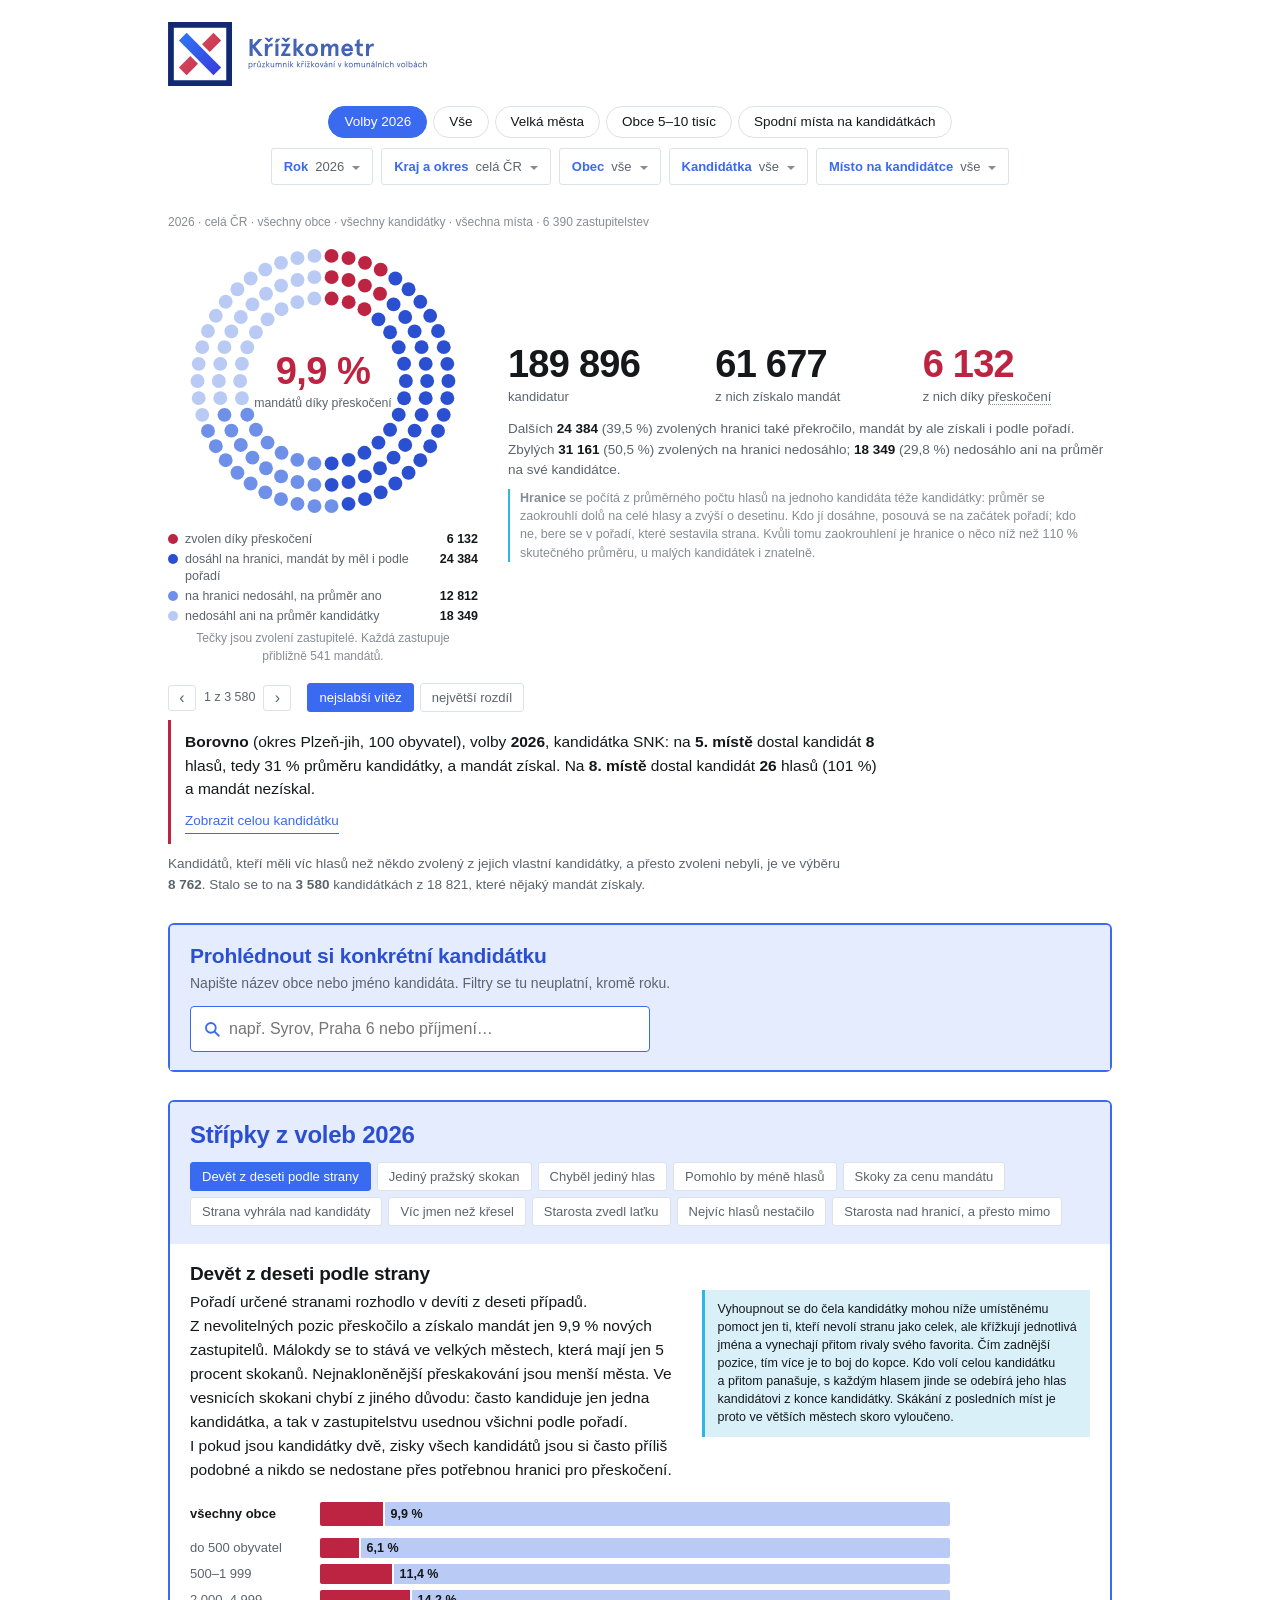
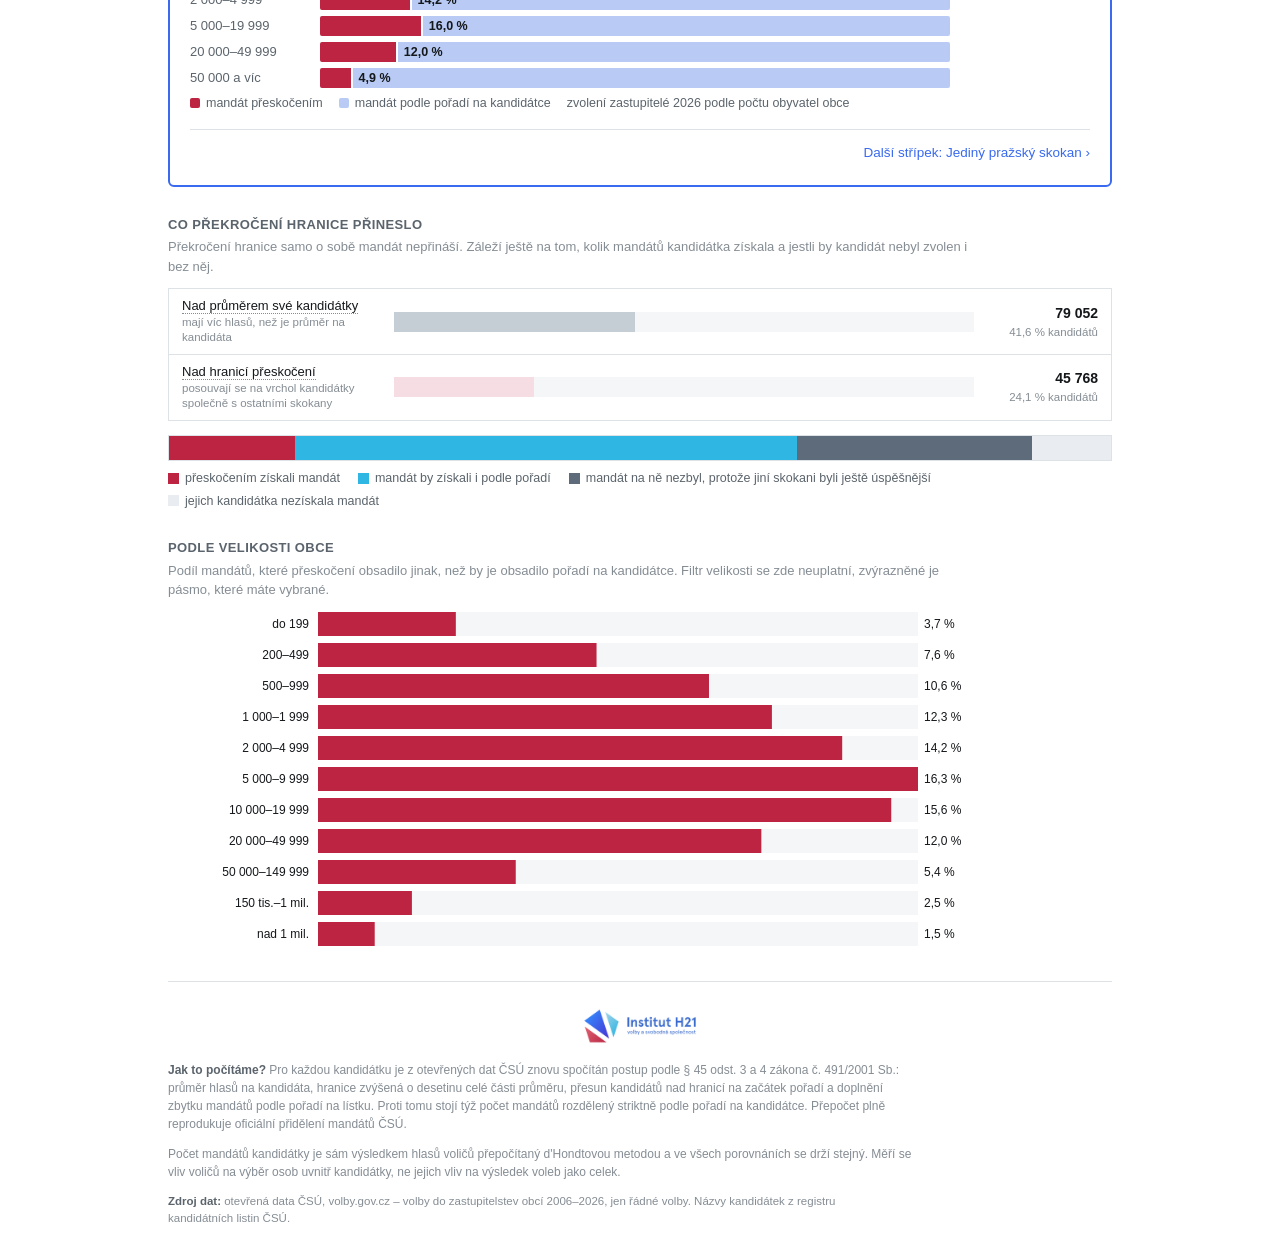
<file: index.html>
<!DOCTYPE html>
<html lang="cs">
<head>
<meta charset="utf-8">
<meta name="viewport" content="width=device-width, initial-scale=1">
<title>Křížkometr – Průzkumník přeskakování v komunálních volbách</title>
<meta name="description" content="Kolik mandátů v komunálních volbách rozhodli voliči přeskočením a kolik pořadí na kandidátce. Volby do zastupitelstev obcí od roku 2006, data ČSÚ.">
<meta property="og:title" content="Křížkometr – Průzkumník přeskakování v komunálních volbách">
<meta property="og:description" content="Kolik mandátů v komunálních volbách rozhodli voliči přeskočením a kolik pořadí na kandidátce. Volby do zastupitelstev obcí od roku 2006, data ČSÚ.">
<meta property="og:image" content="https://institute-h21.github.io/krizkometr/assets/og-image.png">
<meta name="twitter:card" content="summary_large_image">
<link rel="icon" href="assets/favicon.svg" type="image/svg+xml">
<link rel="icon" href="assets/favicon.ico" sizes="any">
<link rel="apple-touch-icon" href="assets/apple-touch-icon.png">
<link rel="stylesheet" href="assets/krizkometr.css?v=2026-10-11b">
</head>
<body data-view="vse">
<div class="wrap">
<div id="boot">Načítám data…</div>
<template id="tpl">
<header class="brand"><img src="assets/krizkometr-logo-claim.svg" alt="Křížkometr – Průzkumník přeskakování v komunálních volbách" onerror="var s=document.createElement('span');s.className='wordmark';s.textContent='Křížkometr';this.replaceWith(s)"></header>
<section>
  <div class="chipwrap presets" id="presets" role="group" aria-label="Předvolby výběru"></div>
  <form class="filters" id="filters" autocomplete="off">
    <details class="fg"><summary><b>Rok</b><span class="val" id="yearSum">vše</span></summary>
      <div class="ddp"><div class="chipwrap" id="yearPre"></div></div></details>
    <details class="fg"><summary><b>Kraj a okres</b><span class="val" id="regSum">celá ČR</span></summary>
      <div class="ddp"><p class="hint">Vyberte kraje. U každého vybraného kraje se pak dají zúžit okresy; ostatních krajů se to nedotkne.</p>
      <div class="chipwrap" id="krajPre"></div>
      <div id="okresBox" hidden><p class="hint" style="margin:12px 0 7px">Okresy ve vybraných krajích</p>
      <div class="chipwrap" id="okresPre"></div></div></div></details>
    <details class="fg"><summary><b>Obec</b><span class="val" id="popSum">vše</span></summary>
      <div class="ddp"><p class="hint">Počet obyvatel v roce voleb. Lze vybrat víc pásem najednou.</p>
      <div class="chipwrap" id="popPre"></div>
      <p class="hint" style="margin:13px 0 7px">Typ zastupitelstva</p>
      <div class="chipwrap" id="typPre"></div>
      <p class="hint" style="margin:13px 0 7px">Kolik kandidátek v obci soupeřilo</p>
      <div class="chipwrap" id="rivPre"></div></div></details>
    <details class="fg"><summary><b>Kandidátka</b><span class="val" id="tagSum">vše</span></summary>
      <div class="ddp"><p class="hint">Kandidátky, na nichž je alespoň jedna vybraná strana.</p>
      <div class="chipwrap" id="tagChips"></div></div></details>
    <details class="fg"><summary><b>Místo na kandidátce</b><span class="val" id="posSum">vše</span></summary>
      <div class="ddp">
        <div class="modes" id="posMode"></div>
        <div id="modeAbs">
          <p class="hint">Vytištěné číslo kandidáta na hlasovacím lístku.</p>
          <div class="chipwrap" id="absPre"></div>
          <div class="rangeRow"><div class="dual" id="absDual"><div class="trk"></div><div class="fil" id="absFil"></div>
            <input type="range" id="absLo" min="1" max="70" value="1" aria-label="Od pozice">
            <input type="range" id="absHi" min="1" max="70" value="70" aria-label="Do pozice"></div>
            <span class="out" id="absOut"></span></div>
        </div>
        <div id="modeRel" hidden>
          <p class="hint">Kde na své kandidátce kandidát stojí nezávisle na její délce: 0&nbsp;% je první, 100&nbsp;% poslední.</p>
          <div class="chipwrap" id="relPre"></div>
          <div class="rangeRow"><div class="dual" id="relDual"><div class="trk"></div><div class="fil" id="relFil"></div>
            <input type="range" id="relLo" min="0" max="100" value="0" aria-label="Od podílu">
            <input type="range" id="relHi" min="0" max="100" value="100" aria-label="Do podílu"></div>
            <span class="out" id="relOut"></span></div>
        </div>
      </div></details>
  </form>
</section>

<section id="head"></section>

<section class="search box">
  <div class="box-head">
  <h2>Prohlédnout si konkrétní kandidátku</h2>
  <p class="sub">Napište název obce nebo jméno kandidáta. Filtry se tu neuplatní, kromě roku.</p>
  <input type="text" id="q" placeholder="např. Syrov, Praha 6 nebo příjmení…" aria-label="Název obce nebo jméno kandidáta">
  </div>
  <ul class="hits" id="hits"></ul>
  <div id="detail"></div>
</section>

<section class="stripky box" id="stripky" hidden>
  <div class="box-head">
  <h2>Střípky z voleb 2026</h2>
  <div class="chipwrap" id="stripNav" role="group" aria-label="Střípky"></div>
  </div>
  <div class="strip" id="stripBody"></div>
</section>

<section>
  <h2>Co překročení hranice přineslo</h2>
  <p class="sub">Překročení hranice samo o sobě mandát nepřináší. Záleží ještě na tom, kolik mandátů kandidátka získala a jestli by kandidát nebyl zvolen i bez něj.</p>
  <div class="fun" id="fun"></div>
  <div style="margin-top:14px"><div class="stack" id="stack"></div><div class="skey" id="skey"></div></div>
</section>

<section>
  <h2>Podle velikosti obce</h2>
  <p class="sub">Podíl mandátů, které přeskočení obsadilo jinak, než by je obsadilo pořadí na kandidátce. Filtr velikosti se zde neuplatní, zvýrazněné je pásmo, které máte vybrané.</p>
  <svg class="chart" id="bandChart" role="img" aria-label="Podle velikosti obce"></svg>
</section>

<footer>
  <div class="sig">
    <a href="https://www.ih21.org/krizkometr" target="_blank" rel="noopener"><img alt="Institut H21" src="assets/h21-logo.png"></a>
  </div>
  <p><b>Jak to počítáme?</b> Pro každou kandidátku je z otevřených dat ČSÚ znovu spočítán postup podle §&nbsp;45 odst.&nbsp;3 a 4 zákona č.&nbsp;491/2001&nbsp;Sb.: průměr hlasů na kandidáta, hranice zvýšená o desetinu celé části průměru, přesun kandidátů nad hranicí na začátek pořadí a doplnění zbytku mandátů podle pořadí na lístku. Proti tomu stojí týž počet mandátů rozdělený striktně podle pořadí na kandidátce. Přepočet plně reprodukuje oficiální přidělení mandátů ČSÚ.</p>
  <p>Počet mandátů kandidátky je sám výsledkem hlasů voličů přepočítaný d'Hondtovou metodou a ve všech porovnáních se drží stejný. Měří se vliv voličů na výběr osob uvnitř kandidátky, ne jejich vliv na výsledek voleb jako celek.</p>
  <p class="src"><b>Zdroj dat:</b> otevřená data ČSÚ, volby.gov.cz – volby do zastupitelstev obcí <span class="roky">2006–2022</span>, jen řádné volby. Názvy kandidátek z registru kandidátních listin ČSÚ.</p>
</footer>
</template>
</div>
<script src="assets/krizkometr.js?v=2026-10-11b"></script>
</body>
</html>
</file>
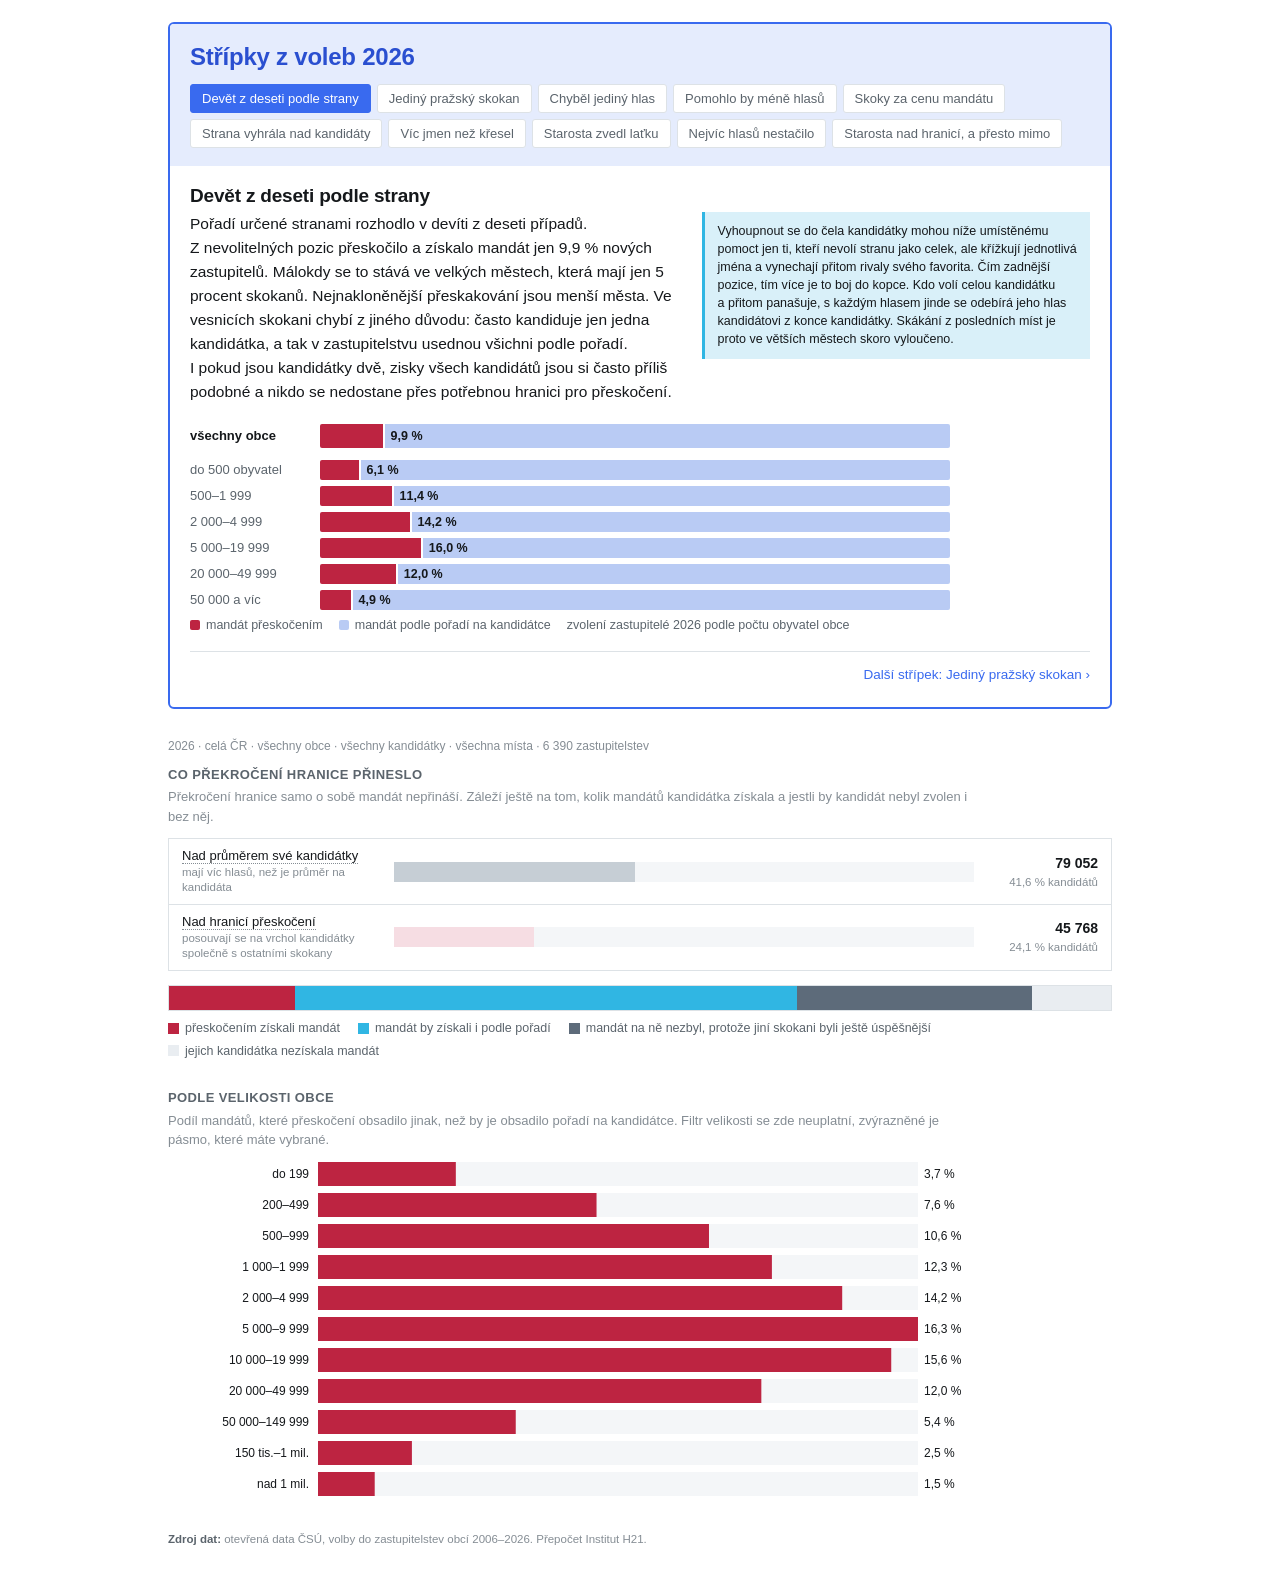
<file: grafy.html>
<!DOCTYPE html>
<html lang="cs">
<head>
<meta charset="utf-8">
<meta name="viewport" content="width=device-width, initial-scale=1">
<title>Křížkometr – co překročení hranice přineslo</title>
<meta name="description" content="Kolik mandátů v komunálních volbách rozhodli voliči přeskočením a kolik pořadí na kandidátce. Volby do zastupitelstev obcí od roku 2006, data ČSÚ.">
<link rel="icon" href="assets/favicon.svg" type="image/svg+xml">
<link rel="icon" href="assets/favicon.ico" sizes="any">
<link rel="apple-touch-icon" href="assets/apple-touch-icon.png">
<link rel="stylesheet" href="assets/krizkometr.css?v=2026-10-11b">
</head>
<body data-view="grafy">
<div class="wrap">
<div id="boot">Načítám data…</div>
<template id="tpl">
<section class="stripky box" id="stripky" hidden>
  <div class="box-head">
  <h2>Střípky z voleb 2026</h2>
  <div class="chipwrap" id="stripNav" role="group" aria-label="Střípky"></div>
  </div>
  <div class="strip" id="stripBody"></div>
</section>

<p class="cutline" id="cut"></p>

<section>
  <h2>Co překročení hranice přineslo</h2>
  <p class="sub">Překročení hranice samo o sobě mandát nepřináší. Záleží ještě na tom, kolik mandátů kandidátka získala a jestli by kandidát nebyl zvolen i bez něj.</p>
  <div class="fun" id="fun"></div>
  <div style="margin-top:14px"><div class="stack" id="stack"></div><div class="skey" id="skey"></div></div>
</section>

<section>
  <h2>Podle velikosti obce</h2>
  <p class="sub">Podíl mandátů, které přeskočení obsadilo jinak, než by je obsadilo pořadí na kandidátce. Filtr velikosti se zde neuplatní, zvýrazněné je pásmo, které máte vybrané.</p>
  <svg class="chart" id="bandChart" role="img" aria-label="Podle velikosti obce"></svg>
</section>
<p class="src"><b>Zdroj dat:</b> otevřená data ČSÚ, volby do zastupitelstev obcí <span class="roky">2006–2022</span>. Přepočet Institut H21.</p>
</template>
</div>
<script src="assets/krizkometr.js?v=2026-10-11b"></script>
</body>
</html>
</file>
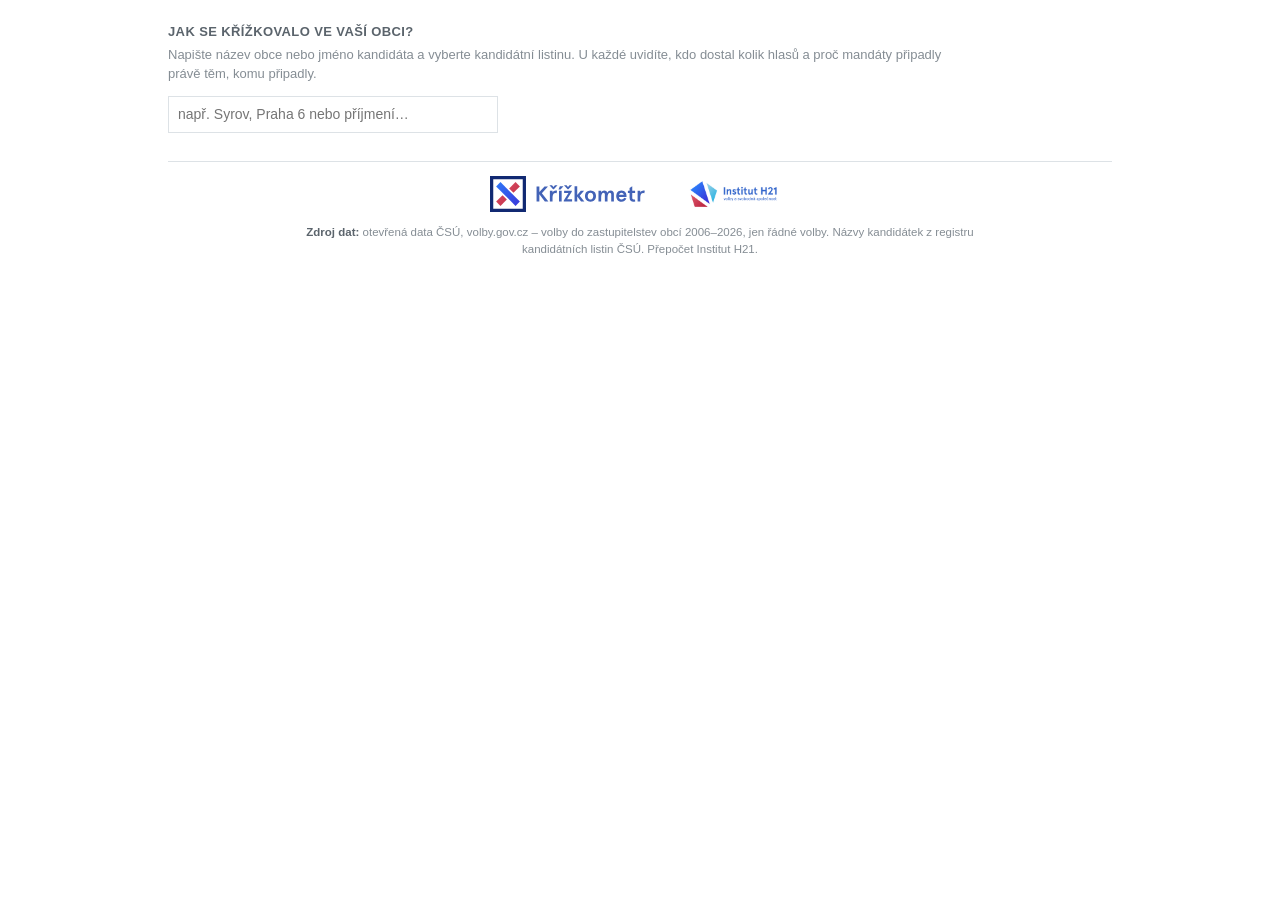
<file: kandidatka.html>
<!DOCTYPE html>
<html lang="cs">
<head>
<meta charset="utf-8">
<meta name="viewport" content="width=device-width, initial-scale=1">
<title>Křížkometr – kandidátky ve vaší obci</title>
<meta name="description" content="Kolik mandátů v komunálních volbách rozhodli voliči přeskočením a kolik pořadí na kandidátce. Volby do zastupitelstev obcí od roku 2006, data ČSÚ.">
<link rel="icon" href="assets/favicon.svg" type="image/svg+xml">
<link rel="icon" href="assets/favicon.ico" sizes="any">
<link rel="apple-touch-icon" href="assets/apple-touch-icon.png">
<link rel="stylesheet" href="assets/krizkometr.css?v=2026-10-11b">
</head>
<body data-view="kandidatka">
<div class="wrap">
<div id="boot">Načítám data…</div>
<template id="tpl">

<section class="search">
  <h2>Jak se křížkovalo ve vaší obci?</h2>
  <p class="sub">Napište název obce nebo jméno kandidáta a vyberte kandidátní listinu. U každé uvidíte, kdo dostal kolik hlasů a proč mandáty připadly právě těm, komu připadly.</p>
  <input type="text" id="q" placeholder="např. Syrov, Praha 6 nebo příjmení…" aria-label="Název obce nebo jméno kandidáta">
  <ul class="hits" id="hits"></ul>
  <div id="detail"></div>
</section>

<footer class="minifoot">
  <div class="logos">
    <a href="https://www.ih21.org/krizkometr" target="_blank" rel="noopener"><img src="assets/krizkometr-logo.svg" alt="Křížkometr" onerror="var s=document.createElement('span');s.className='wordmark';s.textContent='Křížkometr';this.replaceWith(s)"></a>
    <a href="https://www.ih21.org/krizkometr" target="_blank" rel="noopener"><img src="assets/h21-logo.png" alt="Institut H21"></a>
  </div>
  <p class="src"><b>Zdroj dat:</b> otevřená data ČSÚ, volby.gov.cz – volby do zastupitelstev obcí <span class="roky">2006–2022</span>, jen řádné volby. Názvy kandidátek z registru kandidátních listin ČSÚ. Přepočet Institut H21.</p>
</footer>
</template>
</div>
<script src="assets/krizkometr.js?v=2026-10-11b"></script>
</body>
</html>
</file>
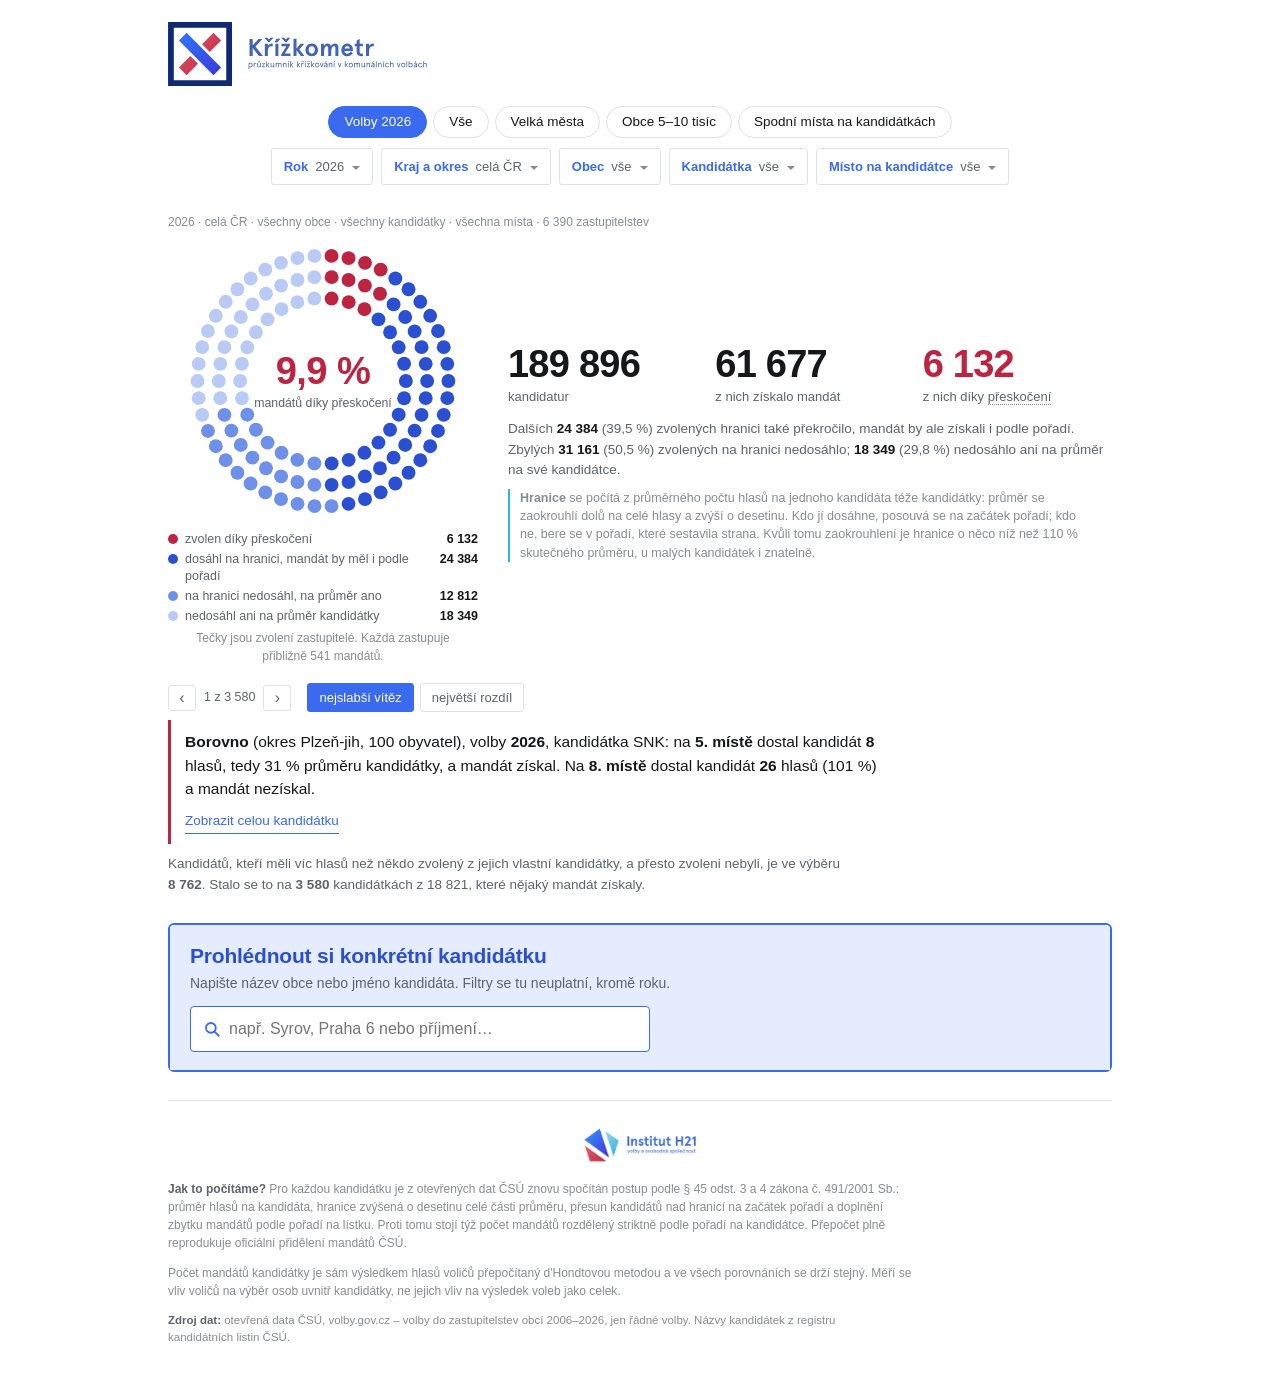
<file: pruzkumnik.html>
<!DOCTYPE html>
<html lang="cs">
<head>
<meta charset="utf-8">
<meta name="viewport" content="width=device-width, initial-scale=1">
<title>Křížkometr – Průzkumník přeskakování v komunálních volbách</title>
<meta name="description" content="Kolik mandátů v komunálních volbách rozhodli voliči přeskočením a kolik pořadí na kandidátce. Volby do zastupitelstev obcí od roku 2006, data ČSÚ.">
<link rel="icon" href="assets/favicon.svg" type="image/svg+xml">
<link rel="icon" href="assets/favicon.ico" sizes="any">
<link rel="apple-touch-icon" href="assets/apple-touch-icon.png">
<link rel="stylesheet" href="assets/krizkometr.css?v=2026-10-11b">
</head>
<body data-view="pruzkumnik">
<div class="wrap">
<div id="boot">Načítám data…</div>
<template id="tpl">
<header class="brand"><img src="assets/krizkometr-logo-claim.svg" alt="Křížkometr – Průzkumník přeskakování v komunálních volbách" onerror="var s=document.createElement('span');s.className='wordmark';s.textContent='Křížkometr';this.replaceWith(s)"></header>
<section>
  <div class="chipwrap presets" id="presets" role="group" aria-label="Předvolby výběru"></div>
  <form class="filters" id="filters" autocomplete="off">
    <details class="fg"><summary><b>Rok</b><span class="val" id="yearSum">vše</span></summary>
      <div class="ddp"><div class="chipwrap" id="yearPre"></div></div></details>
    <details class="fg"><summary><b>Kraj a okres</b><span class="val" id="regSum">celá ČR</span></summary>
      <div class="ddp"><p class="hint">Vyberte kraje. U každého vybraného kraje se pak dají zúžit okresy; ostatních krajů se to nedotkne.</p>
      <div class="chipwrap" id="krajPre"></div>
      <div id="okresBox" hidden><p class="hint" style="margin:12px 0 7px">Okresy ve vybraných krajích</p>
      <div class="chipwrap" id="okresPre"></div></div></div></details>
    <details class="fg"><summary><b>Obec</b><span class="val" id="popSum">vše</span></summary>
      <div class="ddp"><p class="hint">Počet obyvatel v roce voleb. Lze vybrat víc pásem najednou.</p>
      <div class="chipwrap" id="popPre"></div>
      <p class="hint" style="margin:13px 0 7px">Typ zastupitelstva</p>
      <div class="chipwrap" id="typPre"></div>
      <p class="hint" style="margin:13px 0 7px">Kolik kandidátek v obci soupeřilo</p>
      <div class="chipwrap" id="rivPre"></div></div></details>
    <details class="fg"><summary><b>Kandidátka</b><span class="val" id="tagSum">vše</span></summary>
      <div class="ddp"><p class="hint">Kandidátky, na nichž je alespoň jedna vybraná strana.</p>
      <div class="chipwrap" id="tagChips"></div></div></details>
    <details class="fg"><summary><b>Místo na kandidátce</b><span class="val" id="posSum">vše</span></summary>
      <div class="ddp">
        <div class="modes" id="posMode"></div>
        <div id="modeAbs">
          <p class="hint">Vytištěné číslo kandidáta na hlasovacím lístku.</p>
          <div class="chipwrap" id="absPre"></div>
          <div class="rangeRow"><div class="dual" id="absDual"><div class="trk"></div><div class="fil" id="absFil"></div>
            <input type="range" id="absLo" min="1" max="70" value="1" aria-label="Od pozice">
            <input type="range" id="absHi" min="1" max="70" value="70" aria-label="Do pozice"></div>
            <span class="out" id="absOut"></span></div>
        </div>
        <div id="modeRel" hidden>
          <p class="hint">Kde na své kandidátce kandidát stojí nezávisle na její délce: 0&nbsp;% je první, 100&nbsp;% poslední.</p>
          <div class="chipwrap" id="relPre"></div>
          <div class="rangeRow"><div class="dual" id="relDual"><div class="trk"></div><div class="fil" id="relFil"></div>
            <input type="range" id="relLo" min="0" max="100" value="0" aria-label="Od podílu">
            <input type="range" id="relHi" min="0" max="100" value="100" aria-label="Do podílu"></div>
            <span class="out" id="relOut"></span></div>
        </div>
      </div></details>
  </form>
</section>

<section id="head"></section>

<section class="search box">
  <div class="box-head">
  <h2>Prohlédnout si konkrétní kandidátku</h2>
  <p class="sub">Napište název obce nebo jméno kandidáta. Filtry se tu neuplatní, kromě roku.</p>
  <input type="text" id="q" placeholder="např. Syrov, Praha 6 nebo příjmení…" aria-label="Název obce nebo jméno kandidáta">
  </div>
  <ul class="hits" id="hits"></ul>
  <div id="detail"></div>
</section>

<footer>
  <div class="sig">
    <a href="https://www.ih21.org/krizkometr" target="_blank" rel="noopener"><img alt="Institut H21" src="assets/h21-logo.png"></a>
  </div>
  <p><b>Jak to počítáme?</b> Pro každou kandidátku je z otevřených dat ČSÚ znovu spočítán postup podle §&nbsp;45 odst.&nbsp;3 a 4 zákona č.&nbsp;491/2001&nbsp;Sb.: průměr hlasů na kandidáta, hranice zvýšená o desetinu celé části průměru, přesun kandidátů nad hranicí na začátek pořadí a doplnění zbytku mandátů podle pořadí na lístku. Proti tomu stojí týž počet mandátů rozdělený striktně podle pořadí na kandidátce. Přepočet plně reprodukuje oficiální přidělení mandátů ČSÚ.</p>
  <p>Počet mandátů kandidátky je sám výsledkem hlasů voličů přepočítaný d'Hondtovou metodou a ve všech porovnáních se drží stejný. Měří se vliv voličů na výběr osob uvnitř kandidátky, ne jejich vliv na výsledek voleb jako celek.</p>
  <p class="src"><b>Zdroj dat:</b> otevřená data ČSÚ, volby.gov.cz – volby do zastupitelstev obcí <span class="roky">2006–2022</span>, jen řádné volby. Názvy kandidátek z registru kandidátních listin ČSÚ.</p>
</footer>
</template>
</div>
<script src="assets/krizkometr.js?v=2026-10-11b"></script>
</body>
</html>
</file>
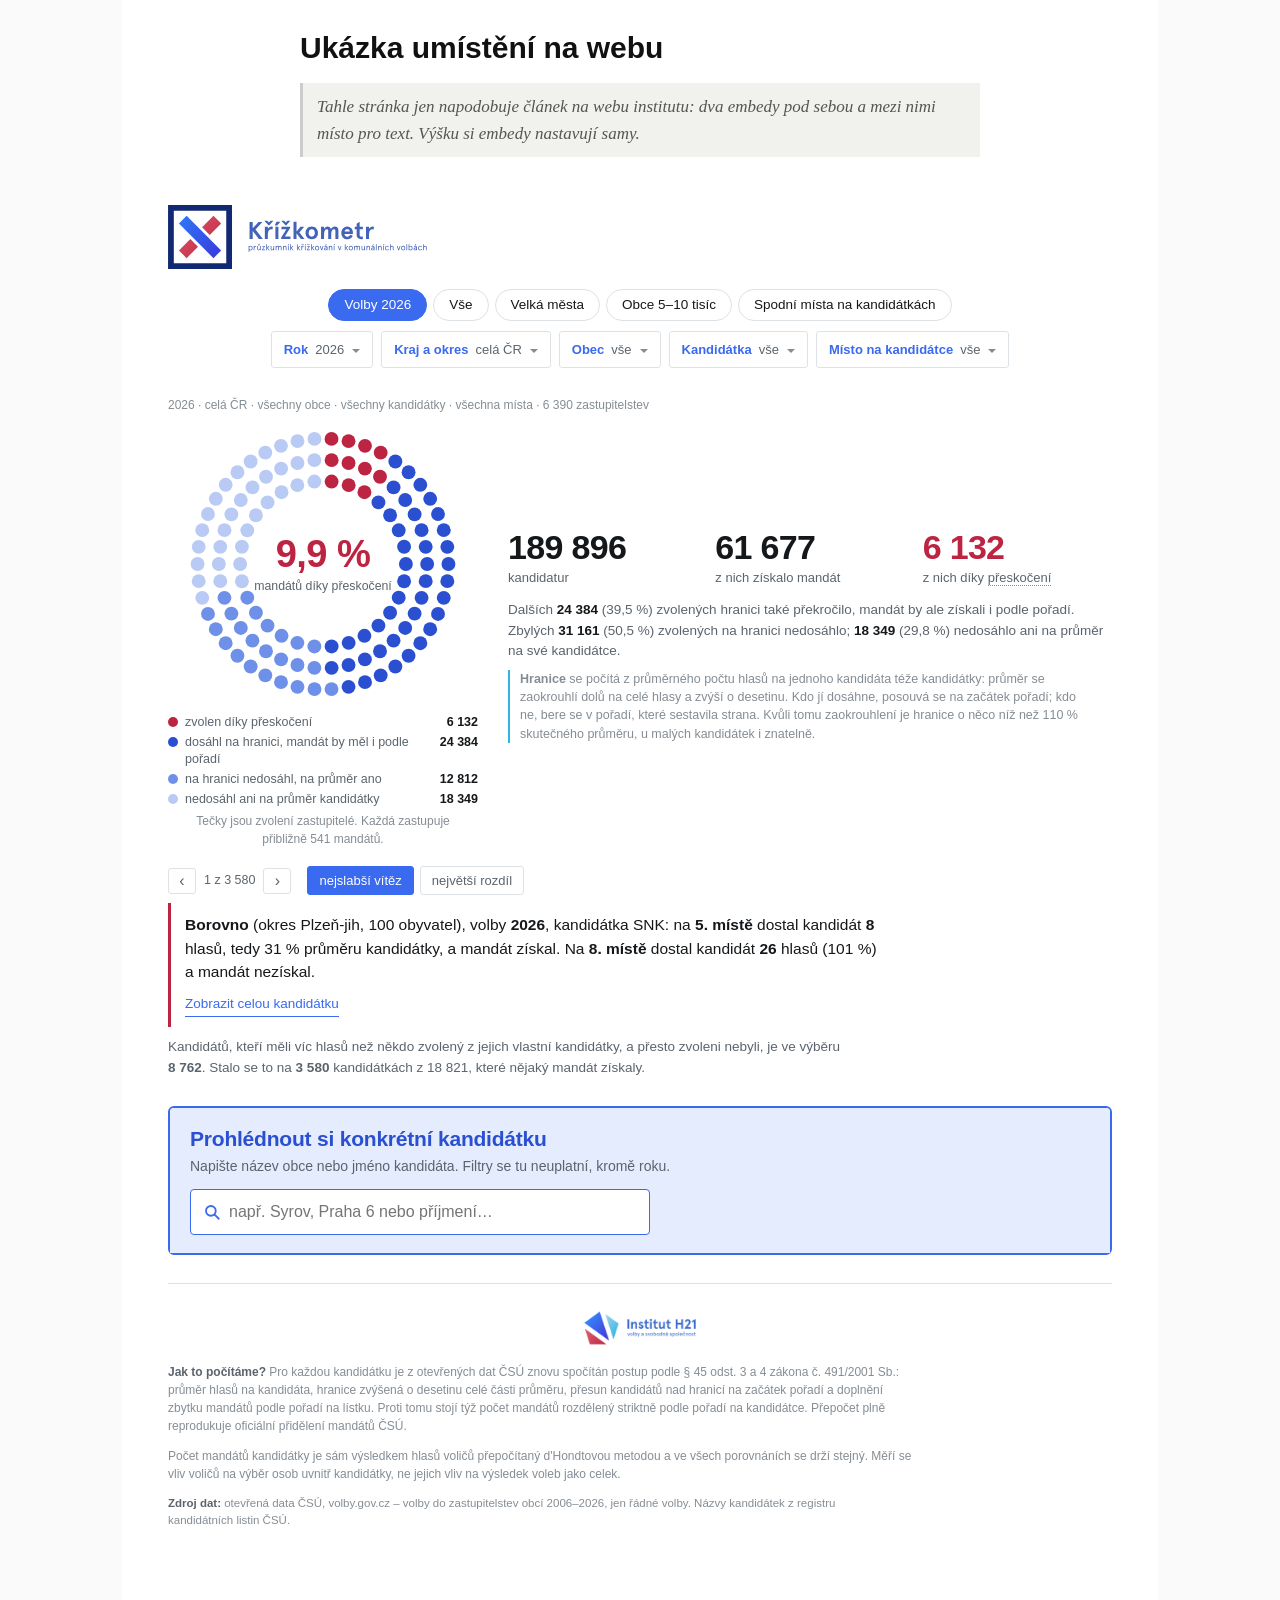
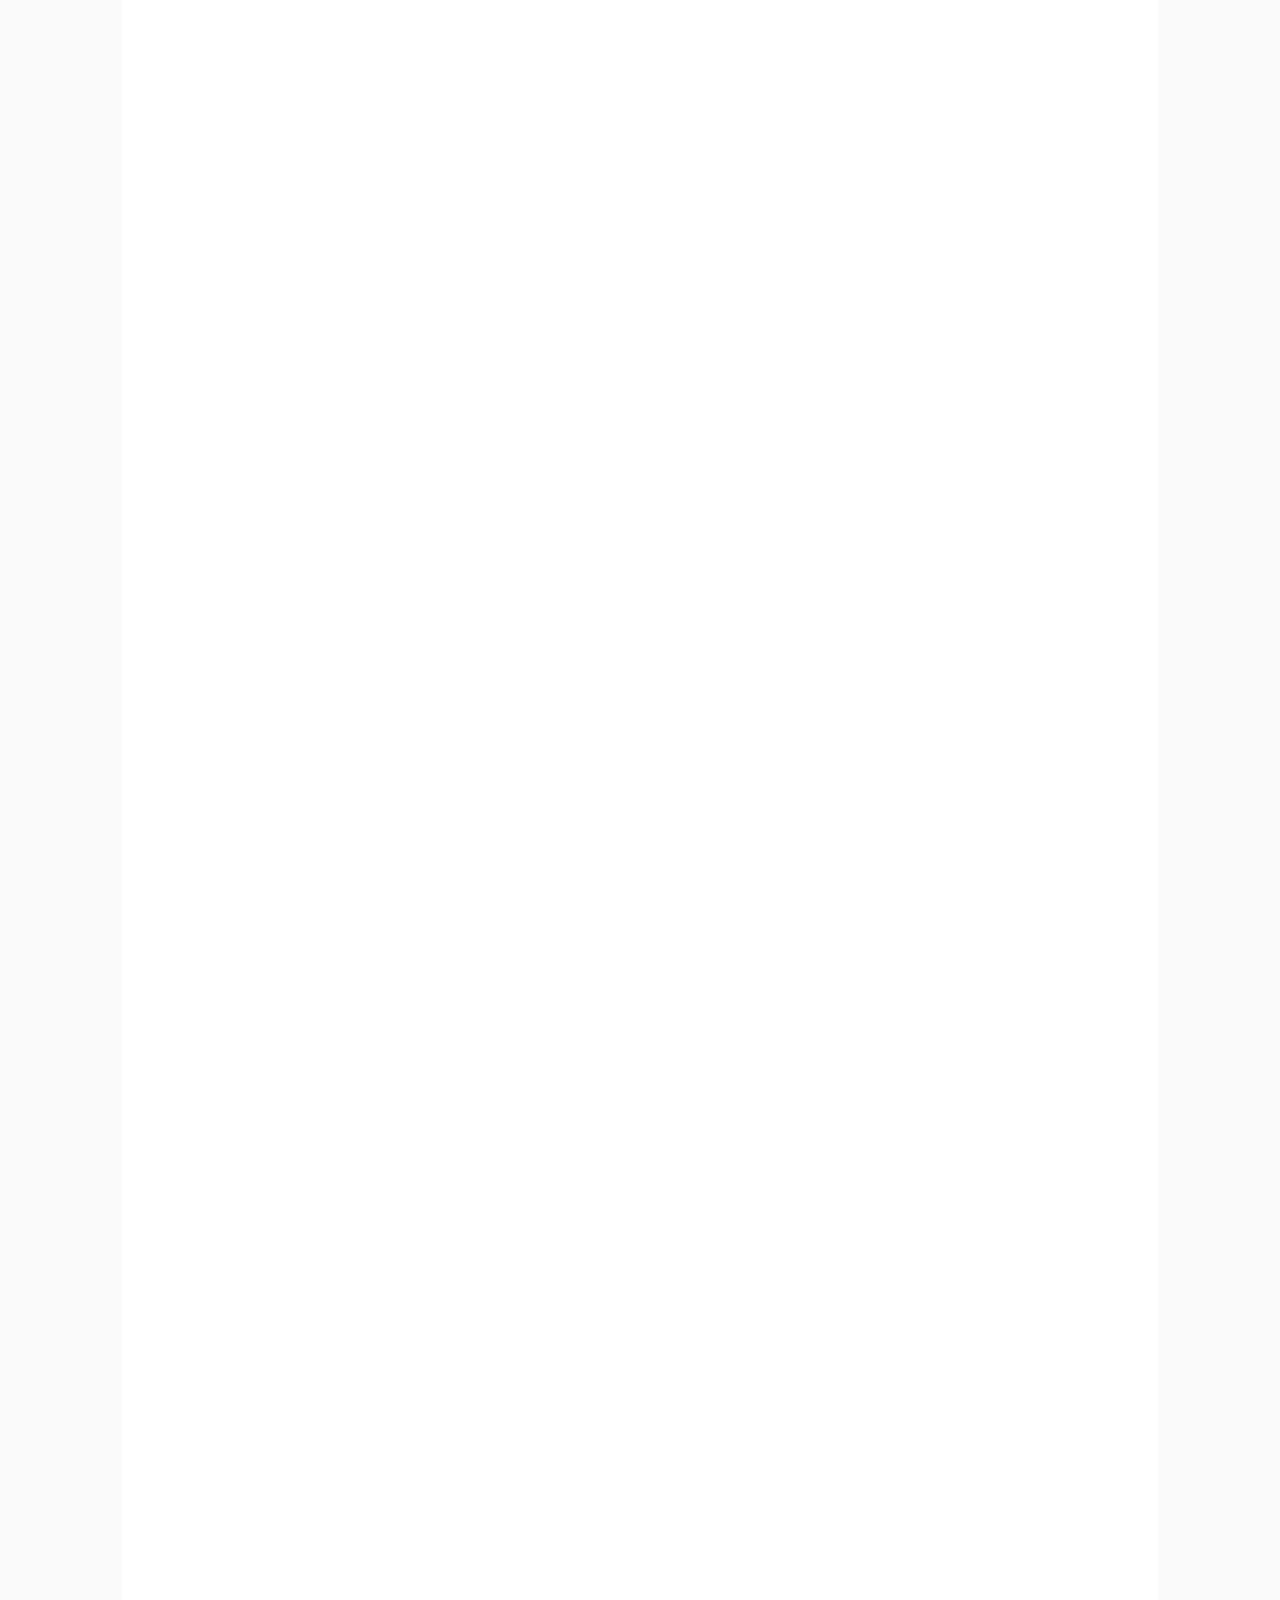
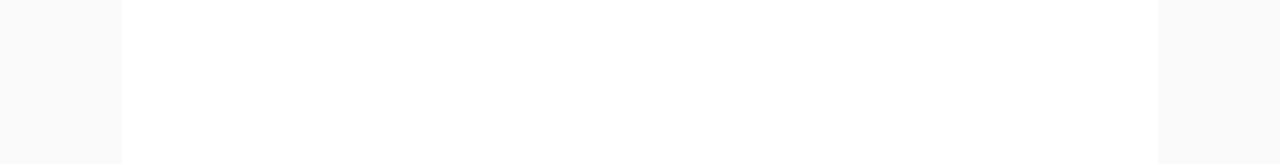
<file: ukazka.html>
<!DOCTYPE html>
<html lang="cs">
<head>
<meta charset="utf-8">
<meta name="viewport" content="width=device-width, initial-scale=1">
<title>Ukázka: Křížkometr na webu institutu</title>
<style>
  body{margin:0;background:#fafafa;color:#222;font:17px/1.6 Georgia,"Times New Roman",serif}
  main{max-width:1000px;margin:0 auto;padding:30px 18px 60px;background:#fff}
  .txt{max-width:680px;margin:0 auto 26px;color:#555}
  .txt h1{font:700 30px/1.2 -apple-system,Segoe UI,Roboto,Arial,sans-serif;color:#111;margin:0 0 14px}
  .ph{background:#f1f1ee;border-left:3px solid #ccc;padding:10px 14px;font-style:italic}
  iframe.krizkometr{margin:0 0 30px}
</style>
</head>
<body>
<main>
<div class="txt"><h1>Ukázka umístění na webu</h1>
<p class="ph">Tahle stránka jen napodobuje článek na webu institutu: dva embedy pod sebou a mezi nimi místo pro text. Výšku si embedy nastavují samy.</p></div>

<iframe class="krizkometr" src="pruzkumnik.html" title="Křížkometr – průzkumník přeskakování v komunálních volbách" loading="lazy" style="display:block;width:100%;border:0;height:1300px"></iframe>

<div class="txt"><p class="ph">Text článku na webu institutu. Grafy pod ním přebírají výběr, který čtenář nastavil v průzkumníku výše.</p></div>

<iframe class="krizkometr" src="grafy.html" title="Křížkometr – co překročení hranice přineslo" loading="lazy" style="display:block;width:100%;border:0;height:900px"></iframe>
</main>
<script>
(function () {
  if (window.krizkometrVyska) return; window.krizkometrVyska = true;
  window.addEventListener("message", function (e) {
    if (e.origin !== location.origin) return;
    var d = e.data; if (!d || !d.ih21Explorer || typeof d.height !== "number") return;
    var f = document.querySelectorAll("iframe.krizkometr");
    for (var i = 0; i < f.length; i++) if (f[i].contentWindow === e.source) f[i].style.height = (d.height + 2) + "px";
  });
})();
</script>
</body>
</html>
</file>
<file: assets/krizkometr.css>
/* Křížkometr – Institut H21 */
/* Apercu Pro (firemní písmo H21) se načítá ze stejného místa jako na webu institutu.
   Soubory písma v repu záměrně nejsou: je veřejné a písmo má komerční licenci.
   Když adresa přestane platit (např. po novém nahrání písma ve Webflow),
   stránky přejdou na systémové písmo a jinak fungují dál. */
@font-face{font-family:"Apercu Pro";font-style:normal;font-weight:400;font-display:swap;
  src:url(https://cdn.prod.website-files.com/62a501ab7c276f020734e677/62a506d55f0ebdb5021f10b7_apercu_regular_pro.otf) format("opentype")}
@font-face{font-family:"Apercu Pro";font-style:normal;font-weight:700;font-display:swap;
  src:url(https://cdn.prod.website-files.com/62a501ab7c276f020734e677/62a7aba759a85f83d1c07844_ApercuPro-Bold-Web.ttf) format("truetype")}

/* =====================================================================
   BAREVNÉ SCHÉMA – jediné místo, kde se mění vzhled.
   Doplňte HEX kódy z brand manuálu Institutu H21 a nic jiného neměňte.
   ===================================================================== */
:root{
  /* tři barvy z loga H21 (každá je v logu přechodem, tohle jsou těžiště) */
  --brand:#396AEF;          /* modrá  */
  --brand-dark:#2A4FD0;
  --brand-soft:#e5ecfd;
  --azure:#30B6E3;          /* azurová */
  --azure-soft:#d9f0f9;
  --ink:#15181b; --ink-2:#5b646c; --ink-3:#858d94;
  --rule:#dde2e6; --surface:#f4f6f8; --surface-2:#e9edf1; --bg:#fff;
  --hot:#BD2441;            /* červená z loga – to, na co se má člověk podívat */
  --hot-soft:#f6dde3;
  --cool:#5d6b7a; --cool-soft:#d6dce2;
  --ok:#2e7d52;
  --font:"Apercu Pro",-apple-system,BlinkMacSystemFont,"Segoe UI",Roboto,Arial,sans-serif;
}
*{box-sizing:border-box}
html{-webkit-text-size-adjust:100%}
body{margin:0;background:var(--bg);color:var(--ink);font-family:var(--font);font-size:16px;
  line-height:1.5;font-variant-numeric:tabular-nums lining-nums;-webkit-font-smoothing:antialiased}
.wrap{max-width:980px;margin:0 auto;padding:22px 18px 30px}
:focus-visible{outline:2px solid var(--brand);outline-offset:2px}
h2{font-size:13px;font-weight:700;letter-spacing:.03em;margin:0 0 3px;text-transform:uppercase;color:var(--ink-2)}
.sub{font-size:13px;color:var(--ink-3);margin:0 0 12px;max-width:62em}
section{margin:0 0 28px}

/* header */
.cutline{font-size:12px;color:var(--ink-3);margin:0 0 10px}
.tally{margin:0}
.big3{display:grid;grid-template-columns:repeat(3,minmax(0,1fr));gap:18px;margin:0 0 14px}
.big3>div{min-width:0}
.big3 .n{display:block;font-size:clamp(26px,3.4vw,38px);font-weight:700;line-height:1.02;
  letter-spacing:-.02em;white-space:nowrap}
.big3 .n.hot{color:var(--hot)}
.big3 .l{display:block;font-size:13px;color:var(--ink-2);margin-top:5px;line-height:1.32}
@media(max-width:560px){.big3{grid-template-columns:1fr;gap:10px}
  .big3>div{display:flex;align-items:baseline;gap:10px}
  .big3 .n{font-size:28px}.big3 .l{margin:0}}
.tally .rest{margin:0;font-size:13.5px;color:var(--ink-2);line-height:1.5;max-width:46em}
.tally .rest b{color:var(--ink)}
.defn{margin:9px 0 0;font-size:12.5px;color:var(--ink-3);line-height:1.45;max-width:46em;
  border-left:2px solid var(--azure);padding-left:10px}
/* příklady: ovládání nad příkladem vlevo */
.anec-nav{display:flex;flex-wrap:wrap;align-items:center;gap:8px 16px;margin:18px 0 0}
.anec{border-left:3px solid var(--hot);padding:10px 0 10px 14px;margin:8px 0 0;
  font-size:15.5px;line-height:1.5;max-width:46em}
.anec b{font-weight:700}
.anec .more{margin-top:8px}
.pager{display:flex;align-items:center;gap:8px;font-size:12.5px;color:var(--ink-2)}
.pager button{font:inherit;font-size:16px;line-height:1;width:28px;height:26px;cursor:pointer;
  background:var(--bg);border:1px solid var(--rule);border-radius:3px;color:var(--ink-2)}
.pager button:hover{border-color:var(--brand);color:var(--brand)}
.gen{font-size:13.5px;color:var(--ink-2);margin:10px 0 0;max-width:52em}

/* list breakdown */
.lt{border-collapse:collapse;width:100%;max-width:560px;font-size:13.5px;margin:10px 0 0}
.lt th,.lt td{padding:4px 9px;border-bottom:1px solid var(--rule);text-align:right}
.lt th:first-child,.lt td:first-child{text-align:left}
.lt thead th{font-size:11.5px;text-transform:uppercase;letter-spacing:.02em;color:var(--ink-2);
  border-bottom:1.5px solid var(--ink-3);font-weight:700}
.lt td small{display:block;font-size:11.5px;color:var(--ink-3);font-weight:400;line-height:1.25;margin-top:1px}
.lt tr.mark td small{color:var(--ink-2)}
@media(min-width:640px){
  /* 99 % jmen má do 20 znaků, takže se vejdou za číslo místa a tabulka se nenatáhne */
  .lt{max-width:700px}
  .lt td small{display:inline;margin:0 0 0 9px;font-size:12.5px}
  .lt td:first-child{width:14em}
}
/* na úzkém telefonu se tabulka radši posune do strany, než aby přetekla nebo se ořízla */
#lbody,#anecList{overflow-x:auto}
@media(max-width:560px){.lt th,.lt td{padding:4px 6px}}
.lt tr.in td{background:#f2f7f2}
.lt tr.mark td{background:var(--hot-soft);font-weight:700}
.lt .yes{color:var(--ok)}
.lt .no{color:var(--ink-3)}
.lmeta{font-size:13px;color:var(--ink-2);margin:0 0 2px}
.story{font-size:13.5px;color:var(--ink);background:var(--surface);border:1px solid var(--rule);
  padding:10px 12px;margin:10px 0 0;max-width:560px;line-height:1.5}
details>summary{cursor:pointer;font-size:13.5px;color:var(--brand);list-style:none;
  display:inline-block;padding:2px 0;border-bottom:1px solid currentColor}
details>summary::-webkit-details-marker{display:none}
details[open]>summary{margin-bottom:4px}

/* filters */
.filters{display:flex;flex-wrap:wrap;gap:8px;align-items:flex-start;justify-content:center;margin:0}
.fg{position:relative}
.fg[open]{flex:1 0 100%}
.fg>summary{list-style:none;cursor:pointer;display:flex;align-items:baseline;gap:7px;white-space:nowrap;
  font-size:13px;padding:8px 12px;border:1px solid var(--rule);border-radius:3px;background:var(--bg);
  transition:border-color .12s,color .12s}
.fg>summary::-webkit-details-marker{display:none}
.fg>summary::after{content:"";width:0;height:0;border:4px solid transparent;border-bottom:0;
  border-top-color:var(--ink-3);margin-left:1px;position:relative;top:-1px;transition:transform .12s}
.fg[open]>summary::after{border-top-color:var(--brand);transform:rotate(180deg)}
.fg>summary:hover{border-color:var(--brand)}
.fg[open]>summary{border-color:var(--brand);color:var(--brand)}
.fg>summary b{font-weight:700;color:inherit}
.fg>summary .val{color:var(--ink-2);max-width:17em;overflow:hidden;text-overflow:ellipsis}
.fg[open]>summary .val{color:var(--brand)}
.ddp{border:1px solid var(--rule);border-top:0;border-radius:0 0 3px 3px;padding:12px 13px 13px;
  background:var(--surface);margin-top:-1px}
.ddp .hint{font-size:12px;color:var(--ink-3);margin:0 0 8px}
.modes{display:inline-flex;border:1px solid var(--rule);border-radius:3px;overflow:hidden;margin:0 0 11px}
.modes button{font:inherit;font-size:12.5px;padding:6px 12px;border:0;background:var(--bg);
  color:var(--ink-2);cursor:pointer;border-right:1px solid var(--rule)}
.modes button:last-child{border-right:0}
.modes button[aria-pressed="true"]{background:var(--brand);color:#fff}
.chipwrap{display:flex;flex-wrap:wrap;align-items:center;gap:6px}
.chip{font:inherit;font-size:13px;line-height:1;padding:7px 11px;background:var(--bg);
  border:1px solid var(--rule);border-radius:3px;color:var(--ink-2);cursor:pointer;transition:all .12s}
.chip:hover{border-color:var(--brand);color:var(--brand)}
.chip[aria-pressed="true"]{background:var(--brand);border-color:var(--brand);color:#fff}
/* jedna škála, dva úchyty: oba inputy leží přes sebe, proklikává jen palec */
.dual{position:relative;height:30px;width:230px;margin:2px 0 0}
.dual .trk{position:absolute;left:0;right:0;top:13px;height:4px;background:var(--surface-2);border-radius:2px}
.dual .fil{position:absolute;top:13px;height:4px;background:var(--brand);border-radius:2px}
.dual input[type=range]{position:absolute;left:0;top:0;width:100%;height:30px;margin:0;
  -webkit-appearance:none;appearance:none;background:transparent;pointer-events:none}
.dual input[type=range]::-webkit-slider-thumb{-webkit-appearance:none;width:16px;height:16px;
  border-radius:50%;background:#fff;border:2px solid var(--brand);cursor:grab;pointer-events:auto}
.dual input[type=range]::-moz-range-thumb{width:14px;height:14px;border-radius:50%;background:#fff;
  border:2px solid var(--brand);cursor:grab;pointer-events:auto}
.dual input[type=range]:focus-visible::-webkit-slider-thumb{outline:2px solid var(--ink);outline-offset:2px}
.rangeRow{display:flex;align-items:center;gap:14px;flex-wrap:wrap;margin-top:4px}
.rangeRow .out{font-size:12.5px;color:var(--ink-2)}

/* funnel + outcome */
.fun{border:1px solid var(--rule)}
.frow{display:grid;grid-template-columns:200px 1fr 112px;align-items:center;gap:12px;
  padding:9px 13px;border-bottom:1px solid var(--rule)}
.frow:last-child{border-bottom:0}
.frow .lab{font-size:13px;line-height:1.3}
.frow .lab small{display:block;color:var(--ink-3);font-size:11.5px}
.ftrack{height:20px;background:var(--surface)}
.ffill{height:100%;background:var(--cool-soft)}
.frow.s2 .ffill{background:#c6ced5}
.frow.s3 .ffill{background:var(--hot-soft)}
.frow .val{text-align:right;font-size:14px;font-weight:700}
.frow .val small{display:block;font-weight:400;font-size:11.5px;color:var(--ink-3)}
@media(max-width:620px){.frow{grid-template-columns:1fr 76px}.frow .ftrack{grid-column:1/-1;order:3}}
.stack{display:flex;height:26px;border:1px solid var(--rule);overflow:hidden}
.stack div{height:100%}
.skey{display:flex;flex-wrap:wrap;gap:4px 18px;margin:8px 0 0;font-size:12.5px;color:var(--ink-2)}
.skey>span{display:flex;align-items:center;gap:6px}
.skey i{width:11px;height:11px;display:block;flex:0 0 auto}

/* search */
.search input[type=text]{font:inherit;font-size:14px;padding:7px 9px;border:1px solid var(--rule);
  width:100%;max-width:330px;background:var(--bg);color:var(--ink)}
.hits{margin:8px 0 0;padding:0;list-style:none;max-width:560px}
.hits li{border-bottom:1px solid var(--rule)}
.hits button{font:inherit;font-size:13.5px;text-align:left;width:100%;padding:6px 2px;
  background:none;border:0;cursor:pointer;color:var(--ink);display:flex;justify-content:space-between;gap:12px}
.hits button:hover{color:var(--brand)}
.hits button span{color:var(--ink-3);font-size:12.5px;white-space:nowrap}
.hits li.more{font-size:12.5px;color:var(--ink-3);padding:6px 2px;border-bottom:0}
.hits li.hd{font-size:11.5px;font-weight:700;text-transform:uppercase;letter-spacing:.03em;
  color:var(--ink-2);padding:12px 2px 3px}
.hits li.hd:first-child{padding-top:0}
/* kandidát: jméno a pod ním obec, rok, kandidátka a výsledek */
.hits li.ch button{display:block}
.hits li.ch button span{display:block;white-space:normal;margin-top:1px}
.yrow{display:flex;flex-wrap:wrap;align-items:center;gap:6px;padding:5px 0;border-top:1px solid var(--rule)}
.yrow:first-child{border-top:0}
.yr{flex:0 0 46px;font-size:13px;font-weight:700;color:var(--ink-2)}
.krow{display:flex;flex-wrap:wrap;align-items:baseline;gap:6px;padding:6px 0;border-top:1px solid var(--rule)}
.krow:first-child{border-top:0;padding-top:0}
.kr{flex:0 0 118px;font-size:12.5px;font-weight:700;color:var(--ink-2)}
.kch{display:flex;flex-wrap:wrap;gap:6px}
@media(max-width:620px){.kr{flex-basis:100%}}
.ych{display:flex;flex-wrap:wrap;align-items:center;gap:6px}
.wd{font-size:11.5px;color:var(--ink-3);padding:0 2px 0 6px}
.yrow:first-child .wd:first-child{padding-left:0}

svg.chart{display:block;width:100%;max-width:820px;height:auto}
footer{border-top:1px solid var(--rule);padding-top:13px;font-size:12px;color:var(--ink-3);line-height:1.5}
footer p{max-width:62em}
.src{margin:12px 0 0;font-size:11.5px;color:var(--ink-3);max-width:62em}
.src b{color:var(--ink-2);font-weight:700}
.sig{margin-top:20px;padding-top:18px;border-top:1px solid var(--rule)}
.sig a{display:block;width:fit-content;margin:0 auto;line-height:0;opacity:.95;transition:opacity .12s}
.sig a:hover{opacity:1}
.sig img{height:46px;width:auto;display:block}
/* logo na začátku patičky, vysvětlivky a zdroj až pod ním */
footer>.sig:first-child{margin:8px 0 4px;padding-top:0;border-top:0}
footer b{color:var(--ink-2)}
.empty{padding:14px;background:var(--surface);border:1px dashed var(--rule);font-size:13.5px;color:var(--ink-2)}
#boot{padding:40px 0;color:var(--ink-3);font-size:14px}
.hero{display:grid;grid-template-columns:310px minmax(0,1fr);gap:30px;align-items:center;margin:2px 0 6px}
@media(max-width:760px){.hero{grid-template-columns:1fr;gap:14px;justify-items:center}
  .hero .tally{text-align:left;width:100%}}
.donut{display:block;width:100%;max-width:280px;margin:0 auto;overflow:visible}
.donut circle.d{cursor:default}
.donut circle.d.g0{fill:var(--hot)}      /* skokani – musí být na první pohled jiní */
.donut circle.d.g1{fill:#2A4FD0}         /* zbylé tři jsou odstíny firemní modré */
.donut circle.d.g2{fill:#6E90E8}
.donut circle.d.g3{fill:#B9CBF4}
.donut .ctr-n{font-size:34px;font-weight:700;fill:var(--hot);text-anchor:middle;letter-spacing:-.5px}
.donut .ctr-l{font-size:11px;fill:var(--ink-2);text-anchor:middle}
@media(prefers-reduced-motion:no-preference){
  .donut circle.d{animation:dotpop .32s cubic-bezier(.34,1.3,.64,1) backwards;transform-box:fill-box;transform-origin:center}
}
@keyframes dotpop{from{opacity:0;transform:scale(.2)}to{opacity:1;transform:scale(1)}}
.dotkey{display:grid;grid-template-columns:1fr;gap:4px;margin:10px auto 0;max-width:310px;
  font-size:12.5px;color:var(--ink-2);text-align:left}
.dotkey span{display:flex;align-items:baseline;gap:7px;line-height:1.3}
.dotkey b{color:var(--ink);font-weight:700;margin-left:auto;padding-left:8px}
.dotkey i{width:10px;height:10px;border-radius:50%;display:block;flex:0 0 auto;position:relative;top:1px}
.dotnote{margin:5px auto 0;max-width:280px;font-size:12px;color:var(--ink-3);text-align:center}
#tip{position:fixed;z-index:50;pointer-events:none;background:var(--ink);color:#fff;
  font-size:12.5px;line-height:1.4;padding:6px 9px;border-radius:3px;max-width:270px;
  opacity:0;transition:opacity .12s;transform:translate(-50%,-100%)}
#tip.on{opacity:1}
[data-tip]{cursor:help}
.term{border-bottom:1px dotted var(--ink-3)}

/* ===================================================== Křížkometr: doplňky */
/* záhlaví se značkou */
.brand{margin:0 0 20px}
.brand img{display:block;height:64px;width:auto;max-width:100%}
@media(max-width:560px){.brand img{height:46px}}
.wordmark{display:inline-block;font-size:30px;font-weight:700;letter-spacing:-.02em;line-height:1;color:var(--brand)}
/* předvolby nad filtry: pilulky, aby se nepletly s rozbalovacími filtry */
.presets{justify-content:center;margin:0 0 10px}
.chip.pre{border-radius:999px;padding:8px 15px;font-size:13.5px;color:var(--ink)}
.chip.pre:hover{color:var(--brand)}
.chip.pre[aria-pressed="true"]{color:#fff}
/* tlačítka kandidátek: kus vlastního názvu u opakujících se zkratek */
.chip .cn{font-weight:400;opacity:.85;margin-left:1px}
.chip[data-tip]{cursor:pointer}
/* spodek čtečky kandidátek */
.minifoot{margin-top:24px;padding-top:14px;text-align:center}
.minifoot .logos{display:flex;align-items:center;justify-content:center;gap:16px 32px;flex-wrap:wrap}
.minifoot img{display:block;height:36px;width:auto}
.minifoot .src{margin:12px auto 0}
.minifoot .wordmark{font-size:22px}
/* hledání v indexu a průzkumníku a střípky v grafech: rámeček ve firemní modré, ať mezi grafy nezapadne */
.box{border:2px solid var(--brand);border-radius:6px}
.box-head{background:var(--brand-soft);padding:18px 20px;border-radius:4px 4px 0 0}
.box-head h2{font-size:21px;line-height:1.25;letter-spacing:-.01em;text-transform:none;color:var(--brand-dark);margin:0 0 4px}
.box-head .sub{font-size:14px;color:var(--ink-2);margin:0 0 12px}
.search.box input[type=text]{font-size:16px;padding:10px 12px 10px 38px;max-width:460px;
  border:1.5px solid var(--brand);border-radius:4px;background:var(--bg) no-repeat 12px center
  url("data:image/svg+xml,%3Csvg xmlns='http://www.w3.org/2000/svg' width='18' height='18' viewBox='0 0 24 24' fill='none' stroke='%23396AEF' stroke-width='2.4' stroke-linecap='round'%3E%3Ccircle cx='10.5' cy='10.5' r='6.5'/%3E%3Cpath d='M15.5 15.5 21 21'/%3E%3C/svg%3E")}
.search.box .hits{margin:0 20px;max-width:600px}
.search.box .hits:not(:empty){margin-top:8px;margin-bottom:12px}
.search.box #detail{padding:0 20px}
.search.box #detail:not(:empty){padding-bottom:20px}
@media(max-width:560px){.box-head{padding:16px 14px}.box-head h2{font-size:19px}
  .search.box .hits{margin-left:14px;margin-right:14px}.search.box #detail{padding:0 10px}}
/* průběžné výsledky 2026: červená tečka „živě“ a upozornění u nedopočítaných obcí */
.live{display:block;margin-top:4px;color:var(--ink-2)}
.live::before{content:"";display:inline-block;width:7px;height:7px;border-radius:50%;
  background:var(--hot);margin-right:7px;vertical-align:1px}
.empty .live{margin-top:8px}
.livebox{font-size:13.5px;line-height:1.5;color:var(--ink);background:var(--hot-soft);
  border-left:3px solid var(--hot);padding:9px 12px;margin:10px 0 10px;max-width:560px}
.ych.nr{font-size:13px;color:var(--ink-3)}
/* střípky z voleb nahoře v grafech: přepínač v záhlaví, text, vedle něj rámeček, pod tím graf */
.stripky .box-head h2{font-size:24px;margin:0 0 12px}
#stripNav{position:relative}
.strip{padding:18px 20px 20px}
.strip h3{font-size:19px;font-weight:700;line-height:1.3;letter-spacing:-.01em;margin:0 0 3px}
.st-where{font-size:13px;color:var(--ink-2);margin:0 0 12px}
/* rámeček je užší písmem a širší sloupcem, aby nebyl vyšší než text (dorovnává fitAside) */
.st-cols{display:grid;grid-template-columns:minmax(0,1fr) minmax(0,.8fr);gap:14px 26px;align-items:start}
.st-cols.solo{grid-template-columns:minmax(0,1fr)}
@media(max-width:720px){.st-cols{grid-template-columns:minmax(0,1fr)}}
.st-text{max-width:44em}
.st-text p{margin:0 0 10px;font-size:15.5px;line-height:1.55}
.st-text p:last-child,.st-aside p:last-child{margin-bottom:0}
.st-aside{background:var(--azure-soft);border-left:3px solid var(--azure);padding:10px 13px;font-size:12.5px;line-height:1.45}
.st-aside p{margin:0 0 6px}
.st-text a,.st-aside a,.st-fig figcaption a{color:var(--brand)}
.st-fig{margin:20px 0 0}
.st-fig img{display:block;max-width:100%;height:auto}
.st-fig figcaption{font-size:12.5px;color:var(--ink-2);margin:6px 0 0;max-width:62em}
.stchart{display:block;width:100%;height:auto;overflow:visible}
.stchart text{font-size:12px;fill:var(--ink-2)}
.stchart .lb{font-size:12.5px;fill:var(--ink);pointer-events:none}
.stchart .halo{paint-order:stroke;stroke:var(--bg);stroke-width:3px;stroke-linejoin:round}
.st-key{display:flex;flex-wrap:wrap;gap:4px 16px;margin:6px 0 0;font-size:12.5px;color:var(--ink-2)}
.st-key>span{display:flex;align-items:center;gap:6px}
.st-key i{display:block;flex:0 0 auto}
.st-key .k-el,.st-key .k-ne,.st-key .k-hot{width:10px;height:10px;border-radius:50%}
.st-key .k-el{background:var(--brand)}
.st-key .k-ne{border:1.5px solid var(--ink-3)}
.st-key .k-hot{background:var(--hot)}
.st-key .k-ln{width:18px;border-top:1.5px solid var(--ink)}
.st-key .k-da{border-top-style:dashed}
.st-key .k-bd{width:14px;height:11px;background:var(--brand-soft);opacity:.7}
.st-key .k-sq{border-radius:2px}
.st-key .k-ord{width:10px;height:10px;background:#B9CBF4}
/* přehled podle velikosti obce: celý pruh = všichni zvolení, červeně přeskočením */
.st-bars{max-width:760px}
.sb-row{display:grid;grid-template-columns:118px minmax(0,1fr);gap:12px;align-items:center;margin:0 0 6px}
.sb-row.tot{margin-bottom:12px}
.sb-lab{font-size:13px;color:var(--ink-2);white-space:nowrap}
.sb-row.tot .sb-lab{color:var(--ink);font-weight:700}
.sb-trk{position:relative;display:flex;gap:2px;height:20px}
.sb-row.tot .sb-trk{height:24px}
.sb-j{display:block;background:var(--hot);border-radius:2px 0 0 2px}
.sb-o{display:block;flex:1;background:#B9CBF4;border-radius:0 2px 2px 0}
.sb-v{position:absolute;top:50%;transform:translateY(-50%);margin-left:8px;font-size:12.5px;font-weight:700;color:var(--ink);white-space:nowrap}
@media(max-width:560px){.sb-row{grid-template-columns:92px minmax(0,1fr);gap:8px}.sb-lab{font-size:12px}}
.st-more{margin-top:16px}
#stripList{overflow-x:auto}
.st-foot{margin-top:16px;padding-top:10px;border-top:1px solid var(--rule);text-align:right}
.st-next{font:inherit;font-size:13.5px;color:var(--brand);background:none;border:0;padding:2px 0;cursor:pointer}
.st-next:hover{text-decoration:underline}
@media(max-width:560px){.stripky .box-head h2{font-size:21px}
  .strip{padding:14px 12px 16px}.strip h3{font-size:17.5px}.st-text p{font-size:15px}
  /* přepínače v jednom řádku, posouvají se do strany až k okraji rámečku */
  #stripNav{flex-wrap:nowrap;overflow-x:auto;scrollbar-width:none;margin:0 -14px;padding:0 14px 2px}
  #stripNav::-webkit-scrollbar{display:none}
  #stripNav .chip{flex:0 0 auto;white-space:nowrap}}
</file>
